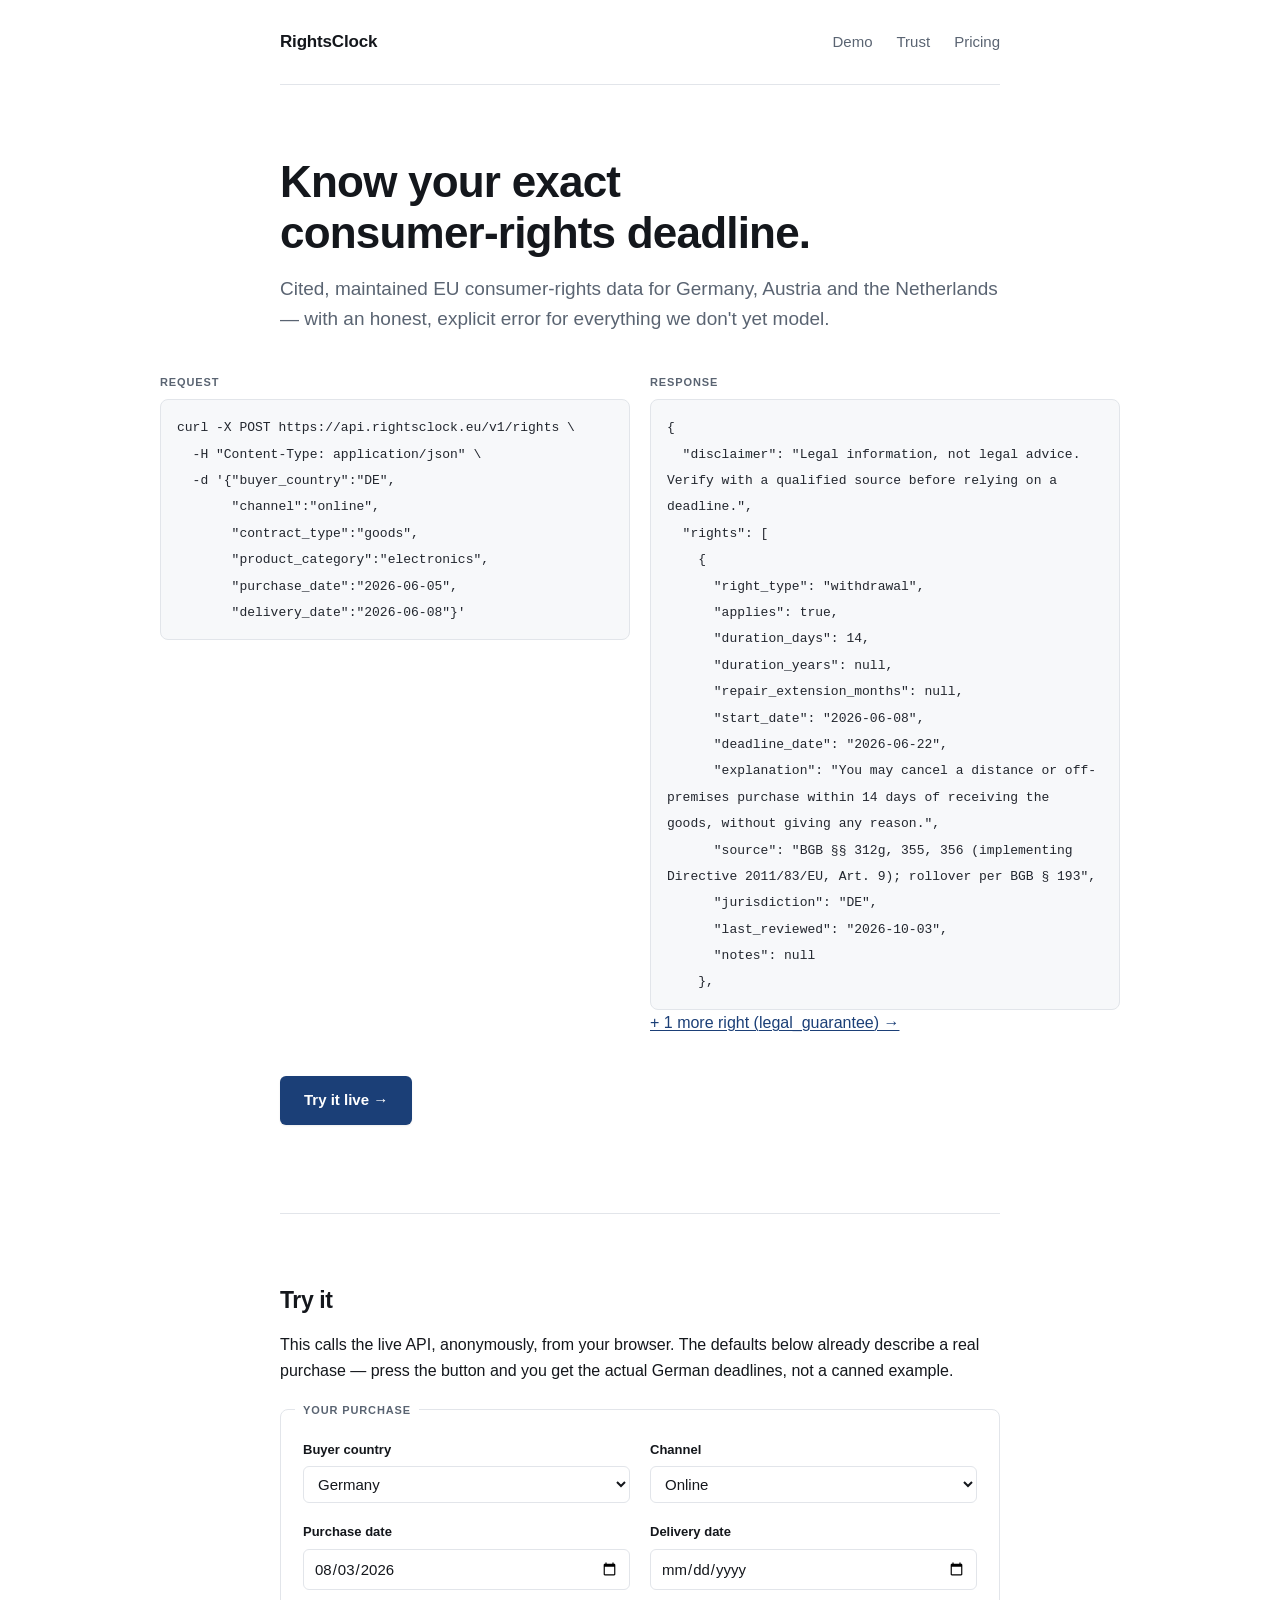
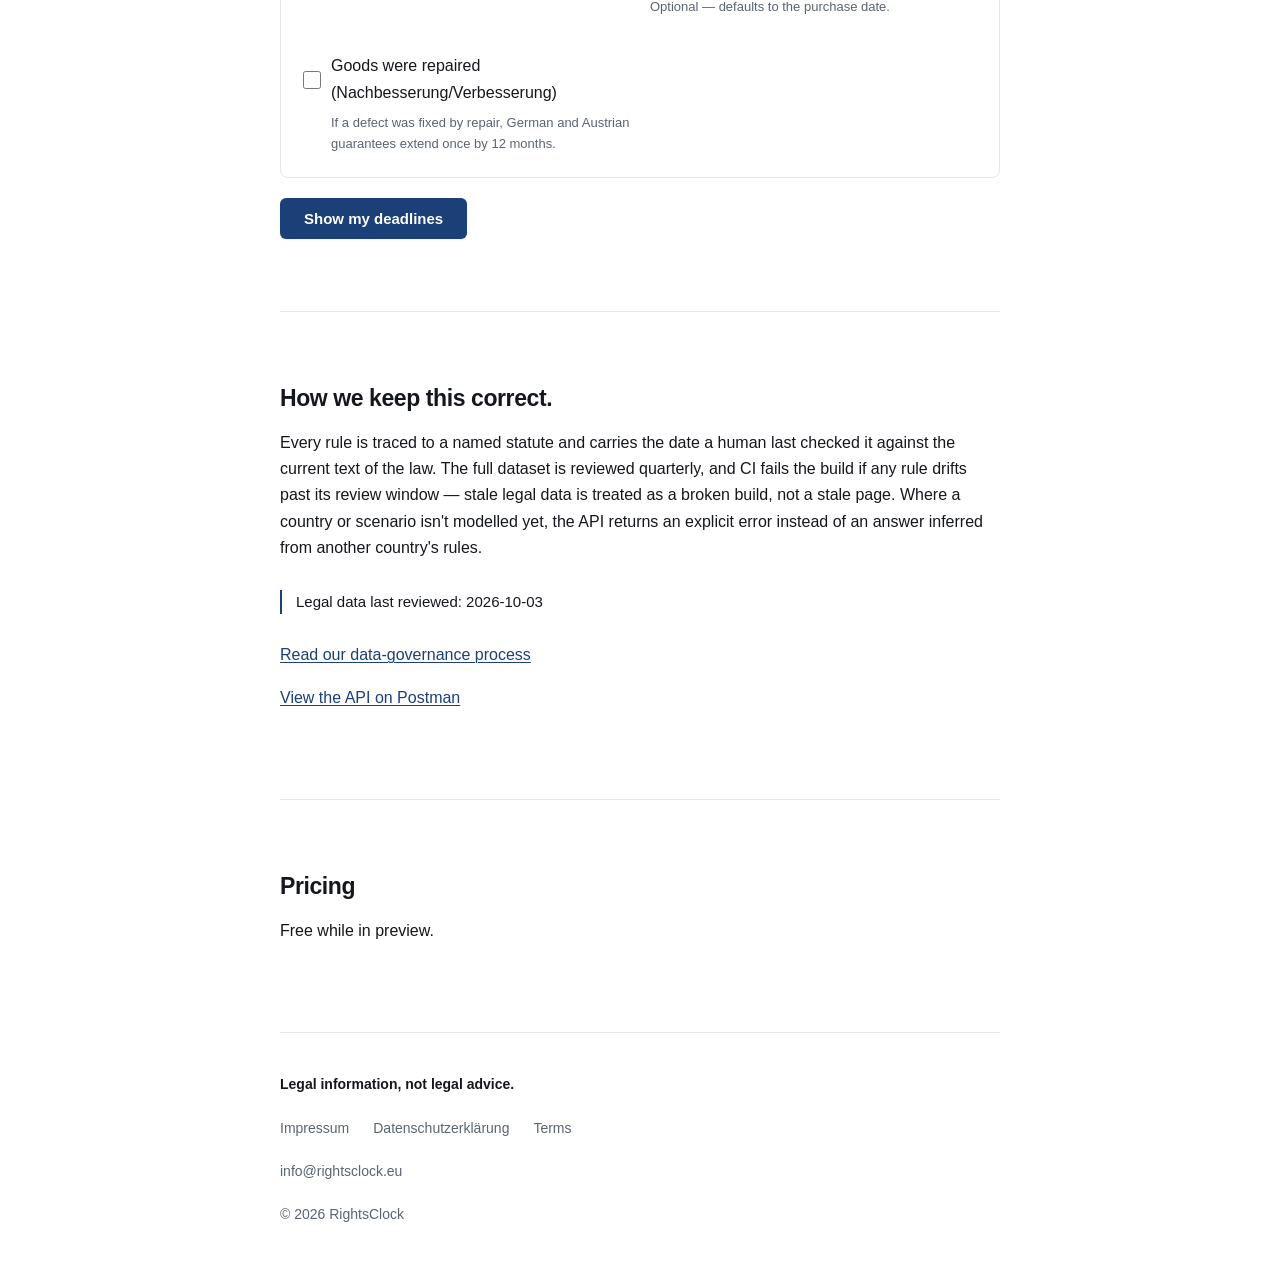
<file: index.html>
<!DOCTYPE html>
<html lang="en">
<head>
<meta charset="utf-8">
<meta name="viewport" content="width=device-width, initial-scale=1">
<title>RightsClock — Know your exact consumer-rights deadline.</title>
<meta name="description" content="Cited, maintained EU consumer-rights data for Germany, Austria and the Netherlands, as a REST API.">

<!-- Social-preview tags. Title/description must stay byte-identical to the
     <title> and meta description above — update all three together.
     og:image is an absolute URL (required — relative paths don't resolve for
     scrapers) to a 1200x630 PNG in the repo root. -->
<meta property="og:title" content="RightsClock — Know your exact consumer-rights deadline.">
<meta property="og:description" content="Cited, maintained EU consumer-rights data for Germany, Austria and the Netherlands, as a REST API.">
<meta property="og:type" content="website">
<meta property="og:url" content="https://rightsclock.eu/">
<meta property="og:image" content="https://rightsclock.eu/og-image.png">
<meta property="og:image:width" content="1200">
<meta property="og:image:height" content="630">
<meta name="twitter:card" content="summary_large_image">
<meta name="twitter:image" content="https://rightsclock.eu/og-image.png">
<meta name="msvalidate.01" content="9DA0D9421DCAF50027F5DF16E9B37A4A" />

<link rel="stylesheet" href="style.css">
<link rel="icon" href="/favicon.ico" sizes="any">
<link rel="icon" type="image/png" sizes="32x32" href="/favicon-32x32.png">
<link rel="icon" type="image/png" sizes="16x16" href="/favicon-16x16.png">
<link rel="apple-touch-icon" href="/apple-touch-icon.png">
</head>
<body>

<header>
  <a class="wordmark" href="/">RightsClock</a>
  <nav>
    <a href="#demo">Demo</a>
    <a href="#trust">Trust</a>
    <a href="#pricing">Pricing</a>
  </nav>
</header>

<main>

  <section id="hero">
    <h1>Know your exact consumer-rights deadline.</h1>
    <p class="subhead">
      Cited, maintained EU consumer-rights data for Germany, Austria and the
      Netherlands — with an honest, explicit error for everything we don't yet model.
    </p>

        <!-- Request/response are real: the response is a live capture of POSTing
         this exact request (2026-10-10), pretty-printed. Nothing in this repo
         checks it — it's a hand-maintained copy that drifts whenever a review
         moves last_reviewed or the API adds a field. Re-capture it then.
         The response is EXCERPTED, not edited: the withdrawal object below is
         byte-accurate, and the second right is disclosed by the link under it
         rather than silently dropped. Never abbreviate the JSON itself. -->
    <div class="code-grid">
      <figure class="pane">
        <figcaption>Request</figcaption>
        <pre><code>curl -X POST https://api.rightsclock.eu/v1/rights \
  -H "Content-Type: application/json" \
  -d '{"buyer_country":"DE",
       "channel":"online",
       "contract_type":"goods",
       "product_category":"electronics",
       "purchase_date":"2026-06-05",
       "delivery_date":"2026-06-08"}'</code></pre>
      </figure>

      <figure class="pane is-truncated">
        <figcaption>Response</figcaption>
        <pre><code>{
  "disclaimer": "Legal information, not legal advice. Verify with a qualified source before relying on a deadline.",
  "rights": [
    {
      "right_type": "withdrawal",
      "applies": true,
      "duration_days": 14,
      "duration_years": null,
      "repair_extension_months": null,
      "start_date": "2026-06-08",
      "deadline_date": "2026-06-22",
      "explanation": "You may cancel a distance or off-premises purchase within 14 days of receiving the goods, without giving any reason.",
      "source": "BGB §§ 312g, 355, 356 (implementing Directive 2011/83/EU, Art. 9); rollover per BGB § 193",
      "jurisdiction": "DE",
      "last_reviewed": "2026-10-03",
      "notes": null
    },</code></pre>
        <a class="more" href="https://api.rightsclock.eu/docs">+ 1 more right (legal_guarantee) →</a>
      </figure>
    </div>

    <p>
      <a class="cta" href="https://api.rightsclock.eu/docs">Try it live →</a>
    </p>
  </section>

  <section id="demo">
    <h2>Try it</h2>
    <p>
      This calls the live API, anonymously, from your browser. The defaults
      below already describe a real purchase — press the button and you get the
      actual German deadlines, not a canned example.
    </p>

    <!-- Deliberately NOT a <form>: there is no server to post to and no page to
         navigate to, so the button is a plain type="button" driven by fetch in
         script.js. Only the four inputs that change the answer are exposed;
         everything else the endpoint accepts is either constant here or does
         not move the computed deadline, and a control that does nothing would
         be a lie about how the rules work. -->
    <div class="demo-form">
      <fieldset class="demo-fieldset">
        <legend>Your purchase</legend>

        <div class="demo-grid">
          <div class="field">
            <label for="demo-country">Buyer country</label>
            <select id="demo-country">
              <option value="DE" selected>Germany</option>
              <option value="AT">Austria</option>
              <option value="NL">Netherlands</option>
            </select>
          </div>

          <div class="field">
            <label for="demo-channel">Channel</label>
            <select id="demo-channel">
              <option value="online" selected>Online</option>
              <option value="doorstep">Doorstep (off-premises)</option>
              <option value="in_store">In-store</option>
            </select>
          </div>
          <!-- Default is on/after 2026-07-31 (the DE repair-extension cutoff) so
          ticking "repaired" actually changes the guarantee deadline. Don't
          move it earlier without reason. -->
          <div class="field">
            <label for="demo-purchase-date">Purchase date</label>
            <input id="demo-purchase-date" type="date" value="2026-08-03" required>
          </div>

          <div class="field">
            <label for="demo-delivery-date">Delivery date</label>
            <input id="demo-delivery-date" type="date" aria-describedby="demo-delivery-hint">
            <span class="field-hint" id="demo-delivery-hint">Optional — defaults to the purchase date.</span>
          </div>
          <div class="field-check">
            <input id="demo-repaired" type="checkbox" aria-describedby="demo-repaired-hint">
            <label for="demo-repaired">Goods were repaired (Nachbesserung/Verbesserung)</label>
            <span class="field-hint" id="demo-repaired-hint">If a defect was fixed by repair, German and Austrian guarantees extend once by 12 months.</span>
          </div>
        </div>
      </fieldset>

      <button type="button" id="demo-submit" class="cta demo-submit">Show my deadlines</button>
    </div>

    <!-- Live region: the answer arrives after the button is pressed, so screen
         readers need it announced rather than silently swapped in. -->
    <div id="demo-results" class="demo-results" aria-live="polite"></div>
  </section>

  <section id="trust">
    <h2>How we keep this correct.</h2>
    <p>
      Every rule is traced to a named statute and carries the date a human last
      checked it against the current text of the law. The full dataset is reviewed
      quarterly, and CI fails the build if any rule drifts past its review window —
      stale legal data is treated as a broken build, not a stale page. Where a
      country or scenario isn't modelled yet, the API returns an explicit error
      instead of an answer inferred from another country's rules.
    </p>

    <!-- Hardcoded default is the source of truth if the fetch fails; script.js
         upgrades it to the live value. Keep this date in sync with the dataset. -->
    <p id="freshness-date">Legal data last reviewed: 2026-10-03</p>

    <!-- The styled rendering of LEGAL_DATA.md. The markdown stays the single
         copy of that content; legal-data.html fetches and renders it. -->
    <p><a href="/legal-data.html">Read our data-governance process</a></p>

    <p><a href="https://www.postman.com/rightsclock-2304267/rightsclock-api/overview" target="_blank" rel="noopener">View the API on Postman</a></p>
  </section>

  <section id="pricing">
    <h2>Pricing</h2>
    <p>Free while in preview.</p>
    <!-- full tiers later -->
  </section>

</main>

<footer>
  <p><strong>Legal information, not legal advice.</strong></p>
  <nav>
    <!-- Drafts pending the UG formation — do not link publicly until reviewed. -->
    <a href="#">Impressum</a>
    <a href="#">Datenschutzerklärung</a>
    <a href="#">Terms</a>
  </nav>
  <!-- Kept out of the nav above: those three are placeholders held back until
       review, this is a live address. footer nav a styles both the same. -->
  <nav>
    <a href="mailto:info@rightsclock.eu">info@rightsclock.eu</a>
  </nav>
  <p class="copyright">© 2026 RightsClock</p>
</footer>

<script src="script.js"></script>
</body>
</html>

<!--  -->
</file>
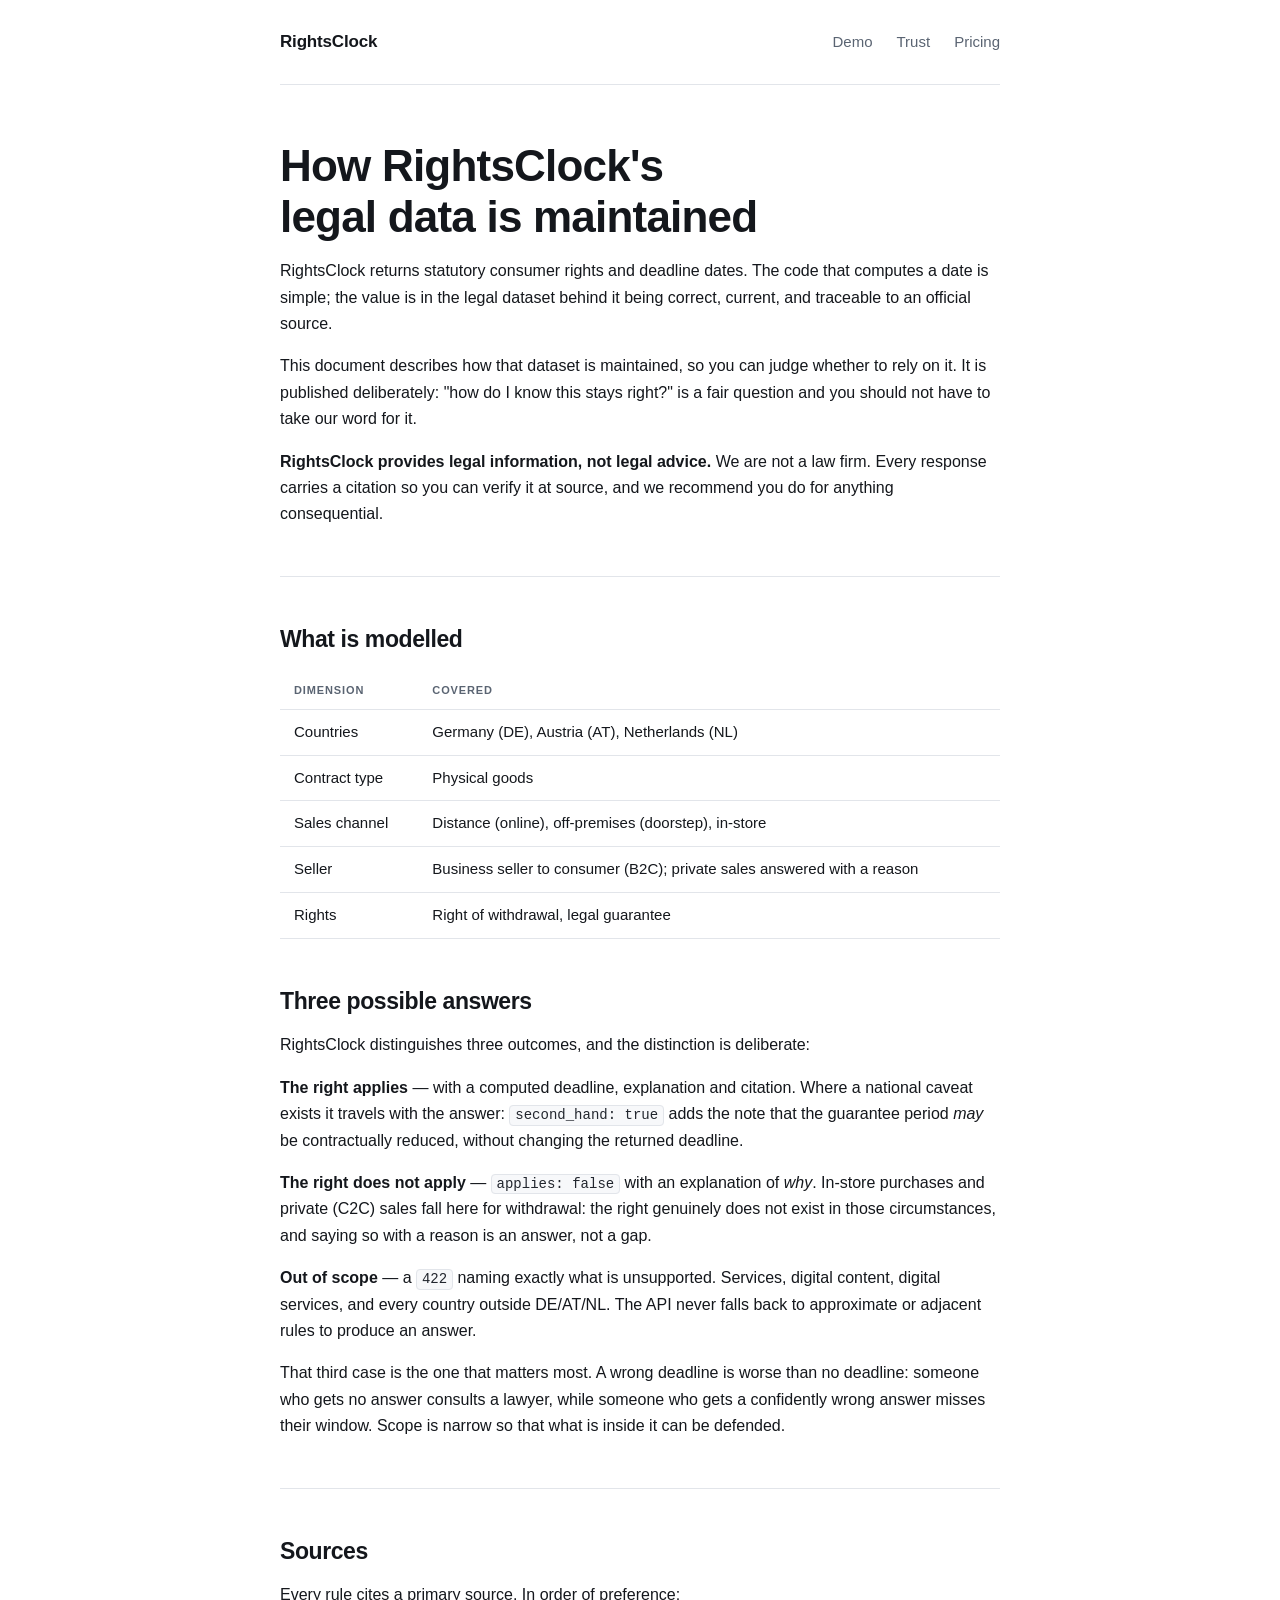
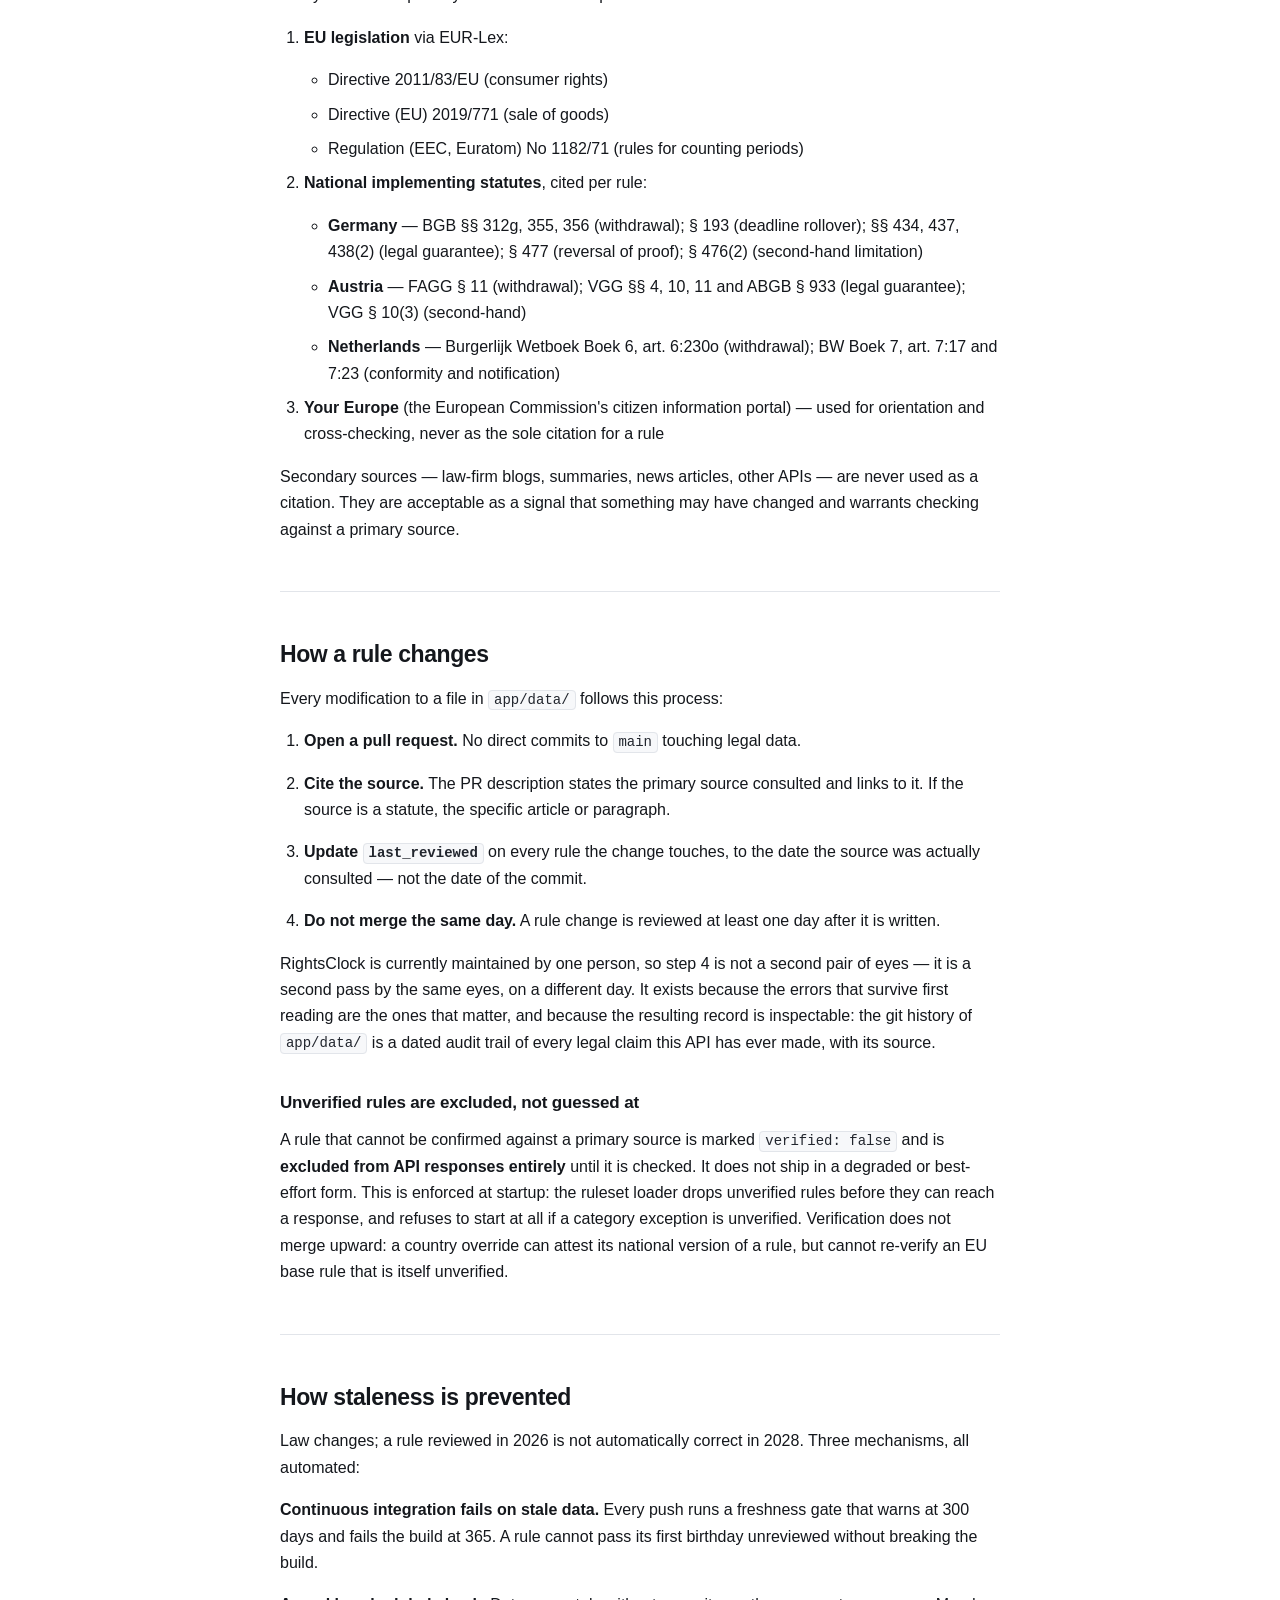
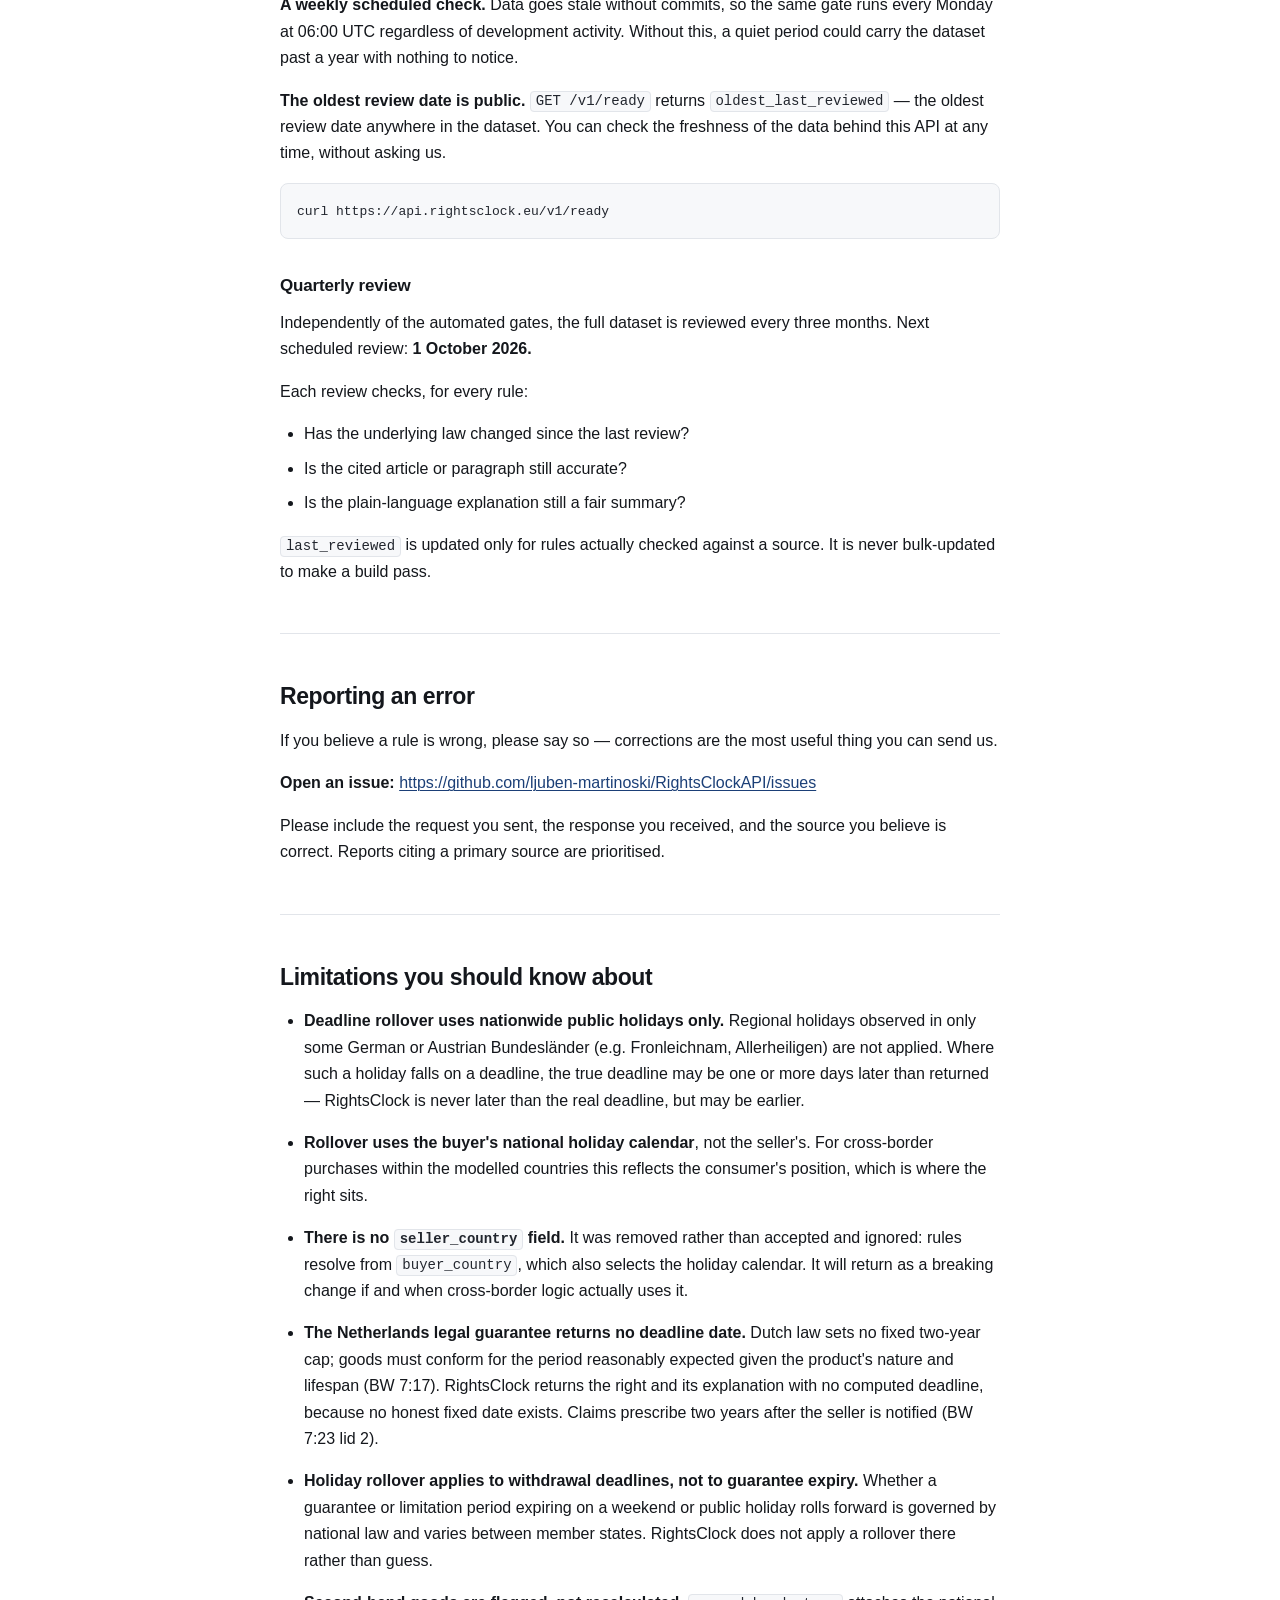
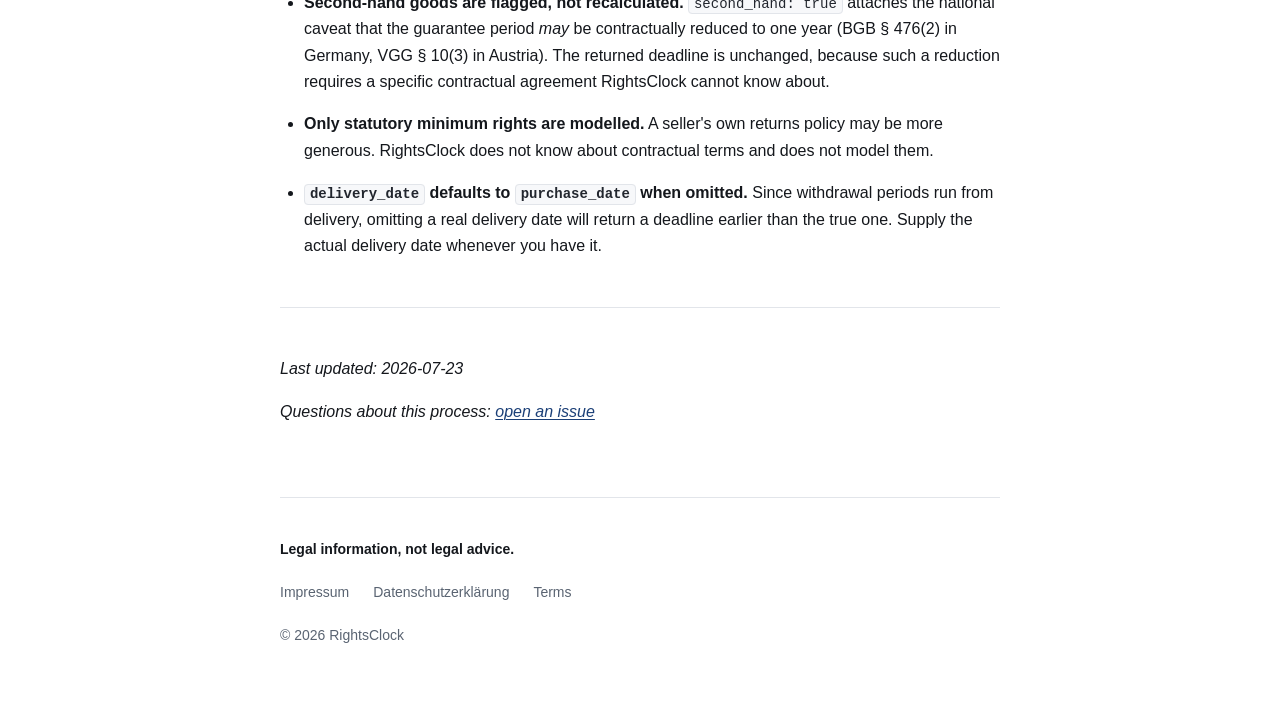
<file: legal-data.html>
<!DOCTYPE html>
<html lang="en">
<meta charset="utf-8">
<meta name="viewport" content="width=device-width, initial-scale=1">
<title>Data-governance process — RightsClock</title>
<meta name="description" content="How RightsClock's legal dataset is sourced, reviewed, and kept current — the full data-governance process.">
<link rel="stylesheet" href="style.css">

<header>
  <a class="wordmark" href="/">RightsClock</a>
  <nav>
    <!-- Root-absolute, unlike the homepage's bare "#demo": those sections live
         on the homepage, so a same-page anchor would be dead here. -->
    <a href="/#demo">Demo</a>
    <a href="/#trust">Trust</a>
    <a href="/#pricing">Pricing</a>
  </nav>
</header>

<main>

  <!-- LEGAL_DATA.md is the only copy of this document. The page fetches and
       renders it at runtime rather than holding a second copy in HTML: two
       copies drift, and a document about keeping data current is the last place
       that should happen. The document's own "# " heading becomes this page's
       h1, so the shell deliberately contributes no heading of its own. -->
  <article class="doc" id="legal-doc">
    <!-- A shipped default, not a placeholder. This is what a visitor without
         JavaScript sees, and what stays on screen if anything below fails —
         the document remains reachable either way. -->
    <p class="doc-fallback">
      If this page doesn't load, read the raw document:
      <a href="/LEGAL_DATA.md">LEGAL_DATA.md</a>
    </p>
  </article>

</main>

<footer>
  <p><strong>Legal information, not legal advice.</strong></p>
  <nav>
    <!-- Drafts pending the UG formation — do not link publicly until reviewed. -->
    <a href="#">Impressum</a>
    <a href="#">Datenschutzerklärung</a>
    <a href="#">Terms</a>
  </nav>
  <p class="copyright">© 2026 RightsClock</p>
</footer>

<!-- marked v18.0.7 — the official lib/marked.umd.js from the npm package,
     vendored byte-for-byte (sha256 7a1f8c5e7226b75ff16644bdb2c0130d2ae7371e7ea3106c2d6dac77ab0ff7b6).
     Not loaded from a CDN, on purpose: a third-party request would have to be
     declared in the Datenschutzerklärung, and it would tie this page's
     reliability to someone else's uptime. Self-hosted, nothing to disclose. -->
<script src="/vendor/marked.min.js"></script>

<!-- The renderer lives in legal-data.js rather than inline here so the
     Content-Security-Policy in `_headers` can be `script-src 'self'`. Order
     matters only in that marked must be loaded first; both are classic scripts,
     so they execute in document order. -->
<script src="/legal-data.js"></script>
</file>
<file: style.css>
/* RightsClock — landing page styles.
   Plain CSS: no build step, no preprocessor, no imported font, nothing fetched
   from a CDN. The page must keep working as files opened straight from disk.

   Design intent: this should read like infrastructure documentation, not
   marketing. Near-monochrome ink on white, one deep-navy accent used only where
   something is actually actionable, generous whitespace, hairline borders.
   Restraint is the message — the product's claim is carefulness. */

:root {
  /* Two measures. Prose sits at a comfortable reading width; only the code
     panes break out wider. That single break is the page's one emphasis. */
  --measure: 720px;
  --measure-wide: 960px;
  --pad: 1.5rem;

  --bg: #ffffff;
  --surface: #f7f8fa;
  --ink: #14171c;
  --ink-code: #22262e;
  --ink-muted: #5a6472;
  --rule: #e2e5ea;

  /* Deep navy: sober, institutional, and legible. All pairings below were
     checked against WCAG AA — the lightest is 5.65:1, most are past AAA. */
  --accent: #1b3f77;
  --accent-strong: #14305c;

  --radius: 8px;
  --radius-sm: 6px;
}

*,
*::before,
*::after {
  box-sizing: border-box;
}

body {
  margin: 0;
  padding-inline: var(--pad);
  background: var(--bg);
  color: var(--ink);
  font-family: -apple-system, BlinkMacSystemFont, "Segoe UI", Roboto,
    "Helvetica Neue", Arial, sans-serif;
  font-size: 1rem;
  line-height: 1.65;
}

h1,
h2 {
  text-wrap: balance;
  letter-spacing: -0.018em;
}

h1 {
  font-size: clamp(2rem, 1.4rem + 2.4vw, 2.75rem);
  line-height: 1.15;
  margin-block: 0 1rem;
}

h2 {
  font-size: 1.4375rem;
  line-height: 1.3;
  margin-block: 0 1rem;
}

p {
  margin-block: 0 1rem;
}

a {
  color: var(--accent);
  text-underline-offset: 2px;
  text-decoration-thickness: 1px;
}

a:hover {
  color: var(--accent-strong);
}

:focus-visible {
  outline: 2px solid var(--accent);
  outline-offset: 2px;
  border-radius: 2px;
}

/* --- header ----------------------------------------------------------- */

header {
  display: flex;
  flex-wrap: wrap;
  align-items: baseline;
  justify-content: space-between;
  gap: 0.5rem 1.5rem;
  max-width: var(--measure);
  margin-inline: auto;
  padding-block: 1.75rem;
  border-block-end: 1px solid var(--rule);
}

.wordmark {
  font-size: 1.0625rem;
  font-weight: 650;
  letter-spacing: -0.01em;
  color: var(--ink);
  text-decoration: none;
}

header nav {
  display: flex;
  flex-wrap: wrap;
  gap: 1.5rem;
  font-size: 0.9375rem;
}

header nav a {
  color: var(--ink-muted);
  text-decoration: none;
}

header nav a:hover {
  color: var(--accent);
  text-decoration: underline;
}

/* --- section rhythm ---------------------------------------------------- */

/* Sections span the full width so the code panes can break out; their children
   are what gets centred and constrained. */
section {
  padding-block: 4.5rem;
  scroll-margin-block-start: 1.5rem;
}

section > * {
  max-width: var(--measure);
  margin-inline: auto;
}

section > .code-grid {
  max-width: var(--measure-wide);
}

/* Divider drawn as a pseudo-element so it aligns to the prose measure rather
   than to the full-width section box. */
section + section {
  padding-block-start: 0;
}

section + section::before {
  content: "";
  display: block;
  max-width: var(--measure);
  margin-inline: auto;
  margin-block-end: 4.5rem;
  border-block-start: 1px solid var(--rule);
}

/* --- hero -------------------------------------------------------------- */

.subhead {
  font-size: 1.1875rem;
  line-height: 1.55;
  color: var(--ink-muted);
  margin-block: 0 2.5rem;
}

/* --- request / response panes ------------------------------------------ */

.code-grid {
  display: grid;
  grid-template-columns: 1fr 1fr;
  align-items: start; /* panes keep their natural height instead of stretching */
  gap: 1.25rem;
  margin-block: 2.5rem;
}

.pane {
  margin: 0;
  min-width: 0; /* lets a pane shrink inside its grid track */
}

.pane figcaption {
  font-size: 0.6875rem;
  font-weight: 600;
  text-transform: uppercase;
  letter-spacing: 0.08em;
  color: var(--ink-muted);
  margin-block-end: 0.5rem;
}

pre {
  margin: 0;
  padding: 0.875rem 1rem;
  background: var(--surface);
  border: 1px solid var(--rule);
  border-radius: var(--radius);
  overflow: hidden;
}

code {
  font-family: ui-monospace, SFMono-Regular, "SF Mono", Menlo, Consolas,
    "Liberation Mono", monospace;
  font-size: 0.8125rem;
  line-height: 1.6;
  color: var(--ink-code);
  /* The legal strings run past 120 characters; no page width makes them fit a
     half-column. Wrapping beats a horizontal scrollbar in a hero, and it is
     purely presentational — the JSON is byte-accurate either way. */
  white-space: pre-wrap;
  overflow-wrap: break-word;
}

/* --- call to action ----------------------------------------------------- */

.cta {
  display: inline-block;
  padding: 0.75rem 1.5rem;
  background: var(--accent);
  color: #fff;
  border-radius: var(--radius-sm);
  font-size: 0.9375rem;
  font-weight: 600;
  text-decoration: none;
  box-shadow: 0 1px 2px rgba(20, 23, 28, 0.08);
  transition: background-color 0.15s ease;
}

.cta:hover {
  background: var(--accent-strong);
  color: #fff;
}

/* --- demo --------------------------------------------------------------- */

.demo-fieldset {
  margin: 0;
  padding: 1.25rem 1.375rem 1.375rem;
  border: 1px solid var(--rule);
  border-radius: var(--radius);
}

/* Same quiet label treatment as the code panes' captions, so the demo reads as
   part of the same page rather than as a form bolted onto it. */
.demo-fieldset legend {
  padding-inline: 0.5rem;
  margin-inline-start: -0.5rem;
  font-size: 0.6875rem;
  font-weight: 600;
  text-transform: uppercase;
  letter-spacing: 0.08em;
  color: var(--ink-muted);
}

/* The fields are gridded on a wrapper, not on the fieldset: a legend inside a
   grid container is laid out inconsistently across browsers. */
.demo-grid {
  display: grid;
  grid-template-columns: 1fr 1fr;
  gap: 1.125rem 1.25rem;
}

.field label {
  display: block;
  font-size: 0.8125rem;
  font-weight: 600;
  margin-block-end: 0.375rem;
}

.field select,
.field input {
  width: 100%;
  padding: 0.5rem 0.625rem;
  background: var(--bg);
  color: var(--ink);
  border: 1px solid var(--rule);
  border-radius: var(--radius-sm);
  font-family: inherit;
  font-size: 0.9375rem;
  line-height: 1.4;
}

.field select:hover,
.field input:hover {
  border-color: var(--ink-muted);
}

.field-hint {
  display: block;
  margin-block-start: 0.375rem;
  font-size: 0.8125rem;
  color: var(--ink-muted);
}

/* Checkbox row: box beside its label rather than above it, hint aligned under
   the label text. Undoes the text-input sizing that .field input applies. */
.field-check {
  display: grid;
  grid-template-columns: auto 1fr;
  align-items: center;
  column-gap: 0.625rem;
  margin-block-start: 1.125rem;
}

.field-check input {
  width: 1.125rem;
  height: 1.125rem;
  margin: 0;
  padding: 0;
  accent-color: var(--accent);
  cursor: pointer;
}

.field-check label {
  margin-block-end: 0;
  cursor: pointer;
}

.field-check .field-hint {
  grid-column: 2;
}

/* .cta carries the look; this only adds what a <button> needs that an <a>
   doesn't, plus the in-flight state. */
.demo-submit {
  margin-block-start: 1.25rem;
  border: 0;
  font-family: inherit;
  cursor: pointer;
}

.demo-submit:disabled {
  background: var(--ink-muted);
  cursor: progress;
}

.demo-results {
  display: grid;
  gap: 1rem;
  margin-block-start: 2rem;
}

.demo-results:empty {
  margin-block-start: 0;
}

/* --- demo results ------------------------------------------------------- */

.right-card {
  padding: 1.25rem 1.375rem;
  border: 1px solid var(--rule);
  border-radius: var(--radius);
}

.right-card-head {
  display: flex;
  flex-wrap: wrap;
  align-items: baseline;
  justify-content: space-between;
  gap: 0.5rem 1rem;
  margin-block-end: 1rem;
}

.right-card-title {
  margin: 0;
  font-size: 1.0625rem;
  font-weight: 650;
  letter-spacing: -0.01em;
}

.badge {
  padding: 0.125rem 0.5rem;
  border: 1px solid transparent;
  border-radius: 999px;
  font-size: 0.75rem;
  font-weight: 600;
  white-space: nowrap;
}

.badge-applies {
  background: var(--accent);
  color: #fff;
}

.badge-excluded {
  background: var(--surface);
  border-color: var(--rule);
  color: var(--ink-muted);
}

/* Borrows the freshness line's accent rule: in both places it marks the one
   fact the surrounding text exists to support. */
.right-deadline {
  padding-inline-start: 0.875rem;
  border-inline-start: 2px solid var(--accent);
  margin-block-end: 1rem;
}

.right-deadline-label {
  display: block;
  font-size: 0.6875rem;
  font-weight: 600;
  text-transform: uppercase;
  letter-spacing: 0.08em;
  color: var(--ink-muted);
}

.right-deadline-date {
  display: block;
  font-size: 1.375rem;
  font-weight: 650;
  line-height: 1.3;
  letter-spacing: -0.015em;
}

/* Rights that apply without a computable date: same block, but the phrase is a
   sentence rather than a date, so it is set at prose scale. */
.right-deadline-date.is-open {
  font-size: 1.0625rem;
}

.right-window {
  margin-block: 0.125rem 0;
  font-size: 0.875rem;
  color: var(--ink-muted);
}

/* The repair extension is the part of the window the visitor just toggled, so
   it stands out from the muted run of text around it. */
.right-extension {
  font-weight: 600;
  color: var(--accent);
}

.right-explanation {
  margin-block-end: 1rem;
}

.right-notes {
  padding: 0.75rem 0.875rem;
  background: var(--surface);
  border-radius: var(--radius-sm);
  font-size: 0.9375rem;
  color: var(--ink-muted);
}

.right-meta {
  display: grid;
  grid-template-columns: max-content 1fr;
  gap: 0.25rem 1rem;
  margin: 0;
  padding-block-start: 1rem;
  border-block-start: 1px solid var(--rule);
  font-size: 0.8125rem;
  color: var(--ink-muted);
}

.right-meta dt {
  font-weight: 600;
}

.right-meta dd {
  margin: 0;
}

/* Whichever block happens to end a card — meta, notes, or explanation on a
   sparse response — shouldn't push a phantom gap against the card's padding. */
.right-card > :last-child {
  margin-block-end: 0;
}

.demo-disclaimer {
  margin-block-end: 0;
  font-size: 0.875rem;
  color: var(--ink-muted);
}

/* One box for every non-result state — loading, out of scope, rate limited,
   unreachable. They differ in wording, not in weight. */
.demo-message {
  padding: 1rem 1.125rem;
  background: var(--surface);
  border: 1px solid var(--rule);
  border-radius: var(--radius);
  font-size: 0.9375rem;
}

.demo-message-title {
  margin-block-end: 0.25rem;
  color: var(--ink);
  font-weight: 600;
}

.demo-message p {
  margin-block-end: 0;
  color: var(--ink-muted);
}

.demo-message p + p {
  margin-block-start: 0.5rem;
}

/* --- trust -------------------------------------------------------------- */

/* The freshness line is the section's evidence, so it gets a quiet accent rule
   to lift it out of the prose without turning it into a badge. */
#freshness-date {
  padding-inline-start: 0.875rem;
  border-inline-start: 2px solid var(--accent);
  margin-block: 1.75rem;
  font-size: 0.9375rem;
}

/* --- footer ------------------------------------------------------------- */

footer {
  max-width: var(--measure);
  margin-inline: auto;
  padding-block: 2.5rem 3.5rem;
  border-block-start: 1px solid var(--rule);
  font-size: 0.875rem;
  color: var(--ink-muted);
}

footer strong {
  color: var(--ink);
  font-weight: 600;
}

footer nav {
  display: flex;
  flex-wrap: wrap;
  gap: 0.5rem 1.5rem;
  margin-block: 1.25rem;
}

footer nav a {
  color: var(--ink-muted);
  text-decoration: none;
}

footer nav a:hover {
  color: var(--accent);
  text-decoration: underline;
}

.copyright {
  margin-block-end: 0;
}

/* --- rendered document (legal-data.html) -------------------------------- */

/* LEGAL_DATA.md is injected into .doc at runtime, so these rules have to style
   whatever markdown that document happens to use rather than a fixed shell.
   Same measure, same tokens, same restraint as the landing page: this is a
   sub-page of one site, not a second design. */

.doc {
  max-width: var(--measure);
  margin-inline: auto;
  padding-block: 3.5rem 4.5rem;
  /* Statute citations and a bare GitHub URL both run past a phone's width.
     Breaking them beats a page that scrolls sideways. */
  overflow-wrap: break-word;
}

/* The document's own first heading is this page's h1, and the header rule above
   it already provides the separation. */
.doc > :first-child {
  margin-block-start: 0;
}

.doc > :last-child {
  margin-block-end: 0;
}

/* The shipped default inside .doc — what a visitor without JavaScript, or a
   failed fetch, sees. Muted, so it reads as page furniture rather than as the
   document it stands in for. */
.doc-fallback {
  color: var(--ink-muted);
}

.doc h2 {
  margin-block-start: 3rem;
}

.doc h3 {
  font-size: 1.0625rem;
  font-weight: 650;
  line-height: 1.35;
  letter-spacing: -0.01em;
  margin-block: 2.25rem 0.75rem;
}

.doc h4 {
  font-size: 0.9375rem;
  font-weight: 650;
  margin-block: 1.75rem 0.5rem;
}

.doc hr {
  height: 0;
  border: 0;
  border-block-start: 1px solid var(--rule);
  margin-block: 3rem;
}

/* An <hr> in the source has already separated the two sections, so the heading
   after it doesn't stack its own gap on top. */
.doc hr + :is(h2, h3) {
  margin-block-start: 0;
}

/* The default 700 reads heavy against this body face; the rest of the site sets
   its emphasis at 600–650. */
.doc strong {
  font-weight: 650;
}

.doc :is(ul, ol) {
  margin-block: 0 1rem;
  padding-inline-start: 1.5rem;
}

.doc li {
  margin-block-end: 0.5rem;
}

.doc li:last-child {
  margin-block-end: 0;
}

.doc li > :is(ul, ol) {
  margin-block: 0.5rem 0;
}

/* pre is margin: 0 so the hero's figures can control their own spacing; in
   running prose it needs its own. */
.doc pre {
  margin-block: 0 1.5rem;
}

/* Inline code only. The fenced form is already framed by the pre around it and
   would otherwise double up on padding and border. */
.doc :not(pre) > code {
  padding: 0.1em 0.35em;
  background: var(--surface);
  border: 1px solid var(--rule);
  border-radius: 4px;
  /* em, not rem: keeps its ratio to whatever text it sits inside. */
  font-size: 0.875em;
}

.doc blockquote {
  margin-block: 0 1.5rem;
  margin-inline: 0;
  padding-inline-start: 1rem;
  border-inline-start: 2px solid var(--rule);
  color: var(--ink-muted);
}

.doc blockquote > :last-child {
  margin-block-end: 0;
}

/* marked emits a bare <table>; the page script wraps each one in this, so a
   table too wide for the screen scrolls inside its own box rather than
   widening the page. */
.doc-table-wrap {
  margin-block: 0 1.5rem;
  overflow-x: auto;
}

.doc table {
  width: 100%;
  border-collapse: collapse;
  font-size: 0.9375rem;
}

.doc :is(th, td) {
  padding: 0.625rem 0.875rem;
  border-block-end: 1px solid var(--rule);
  text-align: start;
  vertical-align: top;
}

/* The same quiet uppercase label used by the code-pane captions and the demo
   fieldset legend. */
.doc th {
  font-size: 0.6875rem;
  font-weight: 600;
  text-transform: uppercase;
  letter-spacing: 0.08em;
  color: var(--ink-muted);
}

/* --- responsive --------------------------------------------------------- */

/* Two columns of code stop being readable well before the panes stop fitting,
   so this collapses earlier than the panes strictly require. */
@media (max-width: 800px) {
  .code-grid {
    grid-template-columns: 1fr;
  }

  /* Same collapse point, same reason: side-by-side stops being comfortable
     well before the controls stop fitting. */
  .demo-grid {
    grid-template-columns: 1fr;
  }
}

@media (max-width: 480px) {
  :root {
    --pad: 1.125rem;
  }

  section {
    padding-block: 3.25rem;
  }

  section + section::before {
    margin-block-end: 3.25rem;
  }

  header {
    padding-block: 1.25rem;
  }

  .doc {
    padding-block: 2.5rem 3.25rem;
  }

  .subhead {
    font-size: 1.0625rem;
  }
}

@media (prefers-reduced-motion: reduce) {
  * {
    transition-duration: 0.01ms !important;
  }
}
</file>
